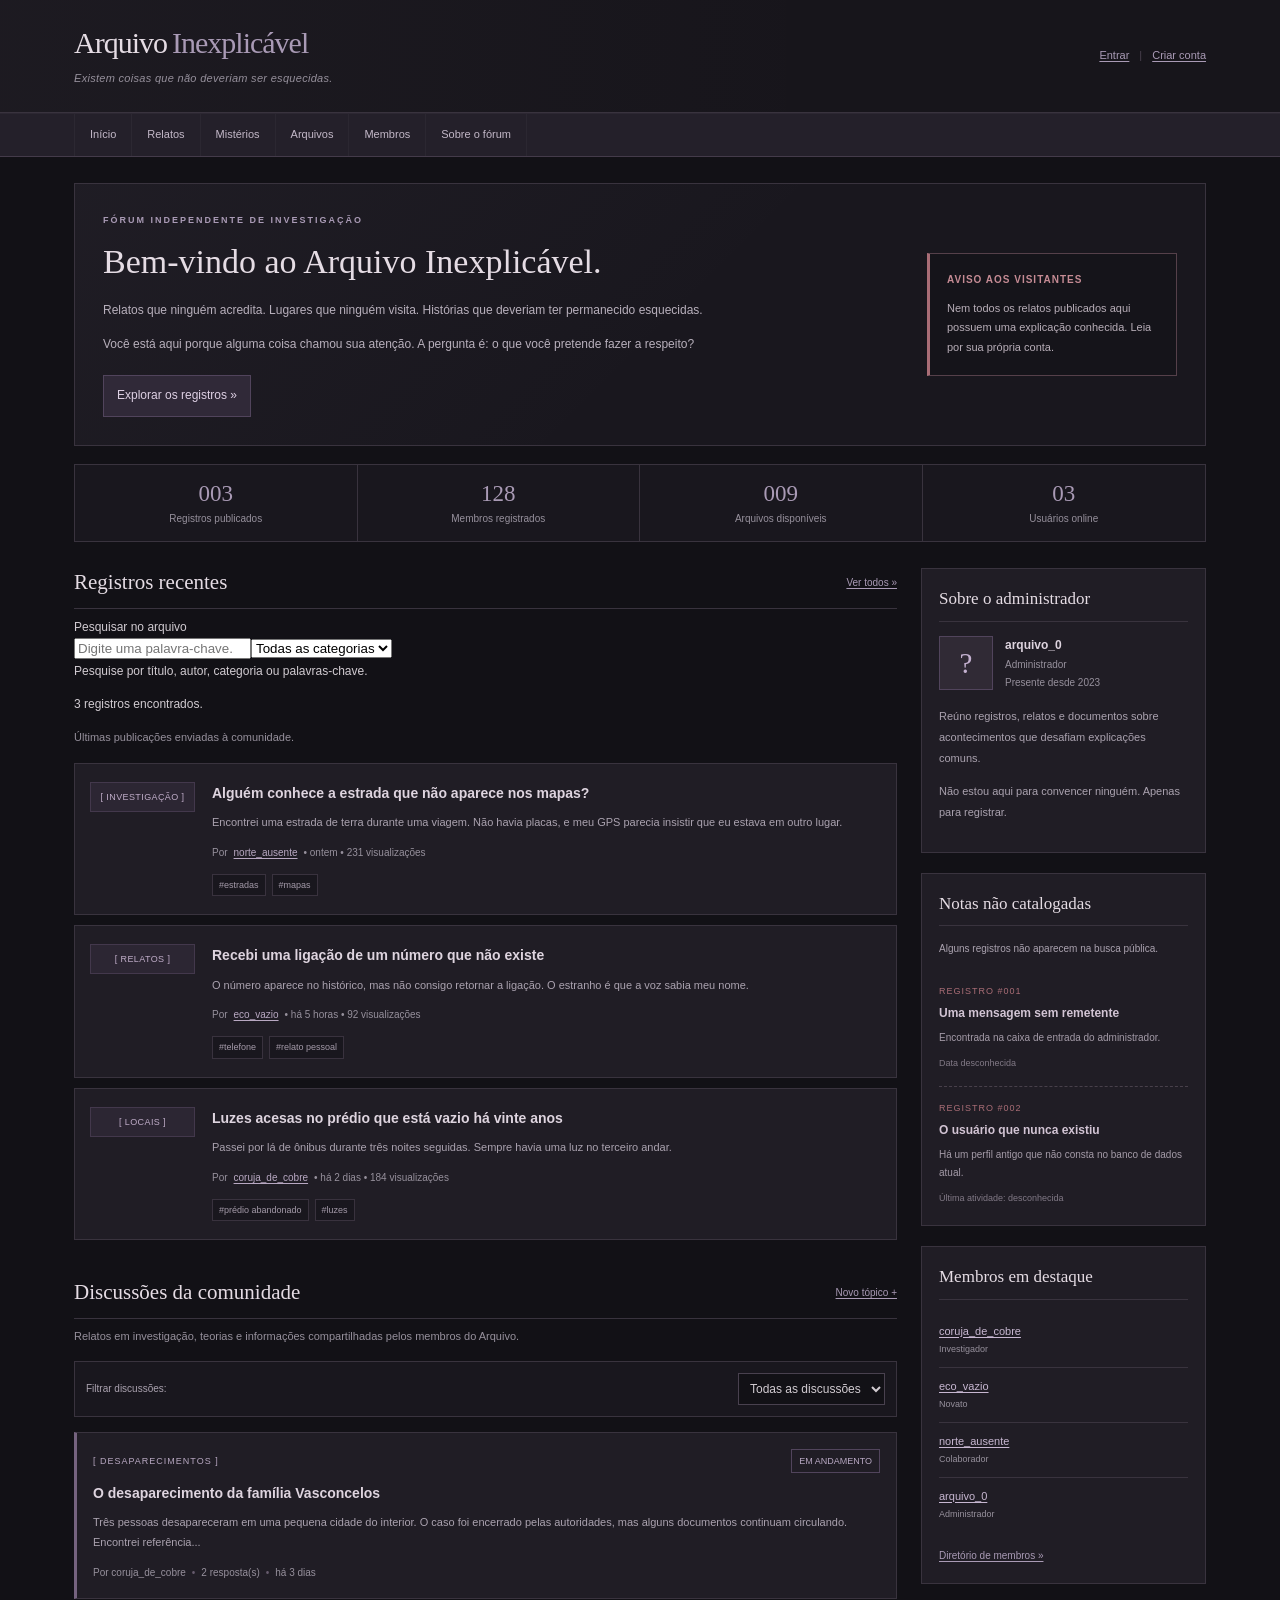
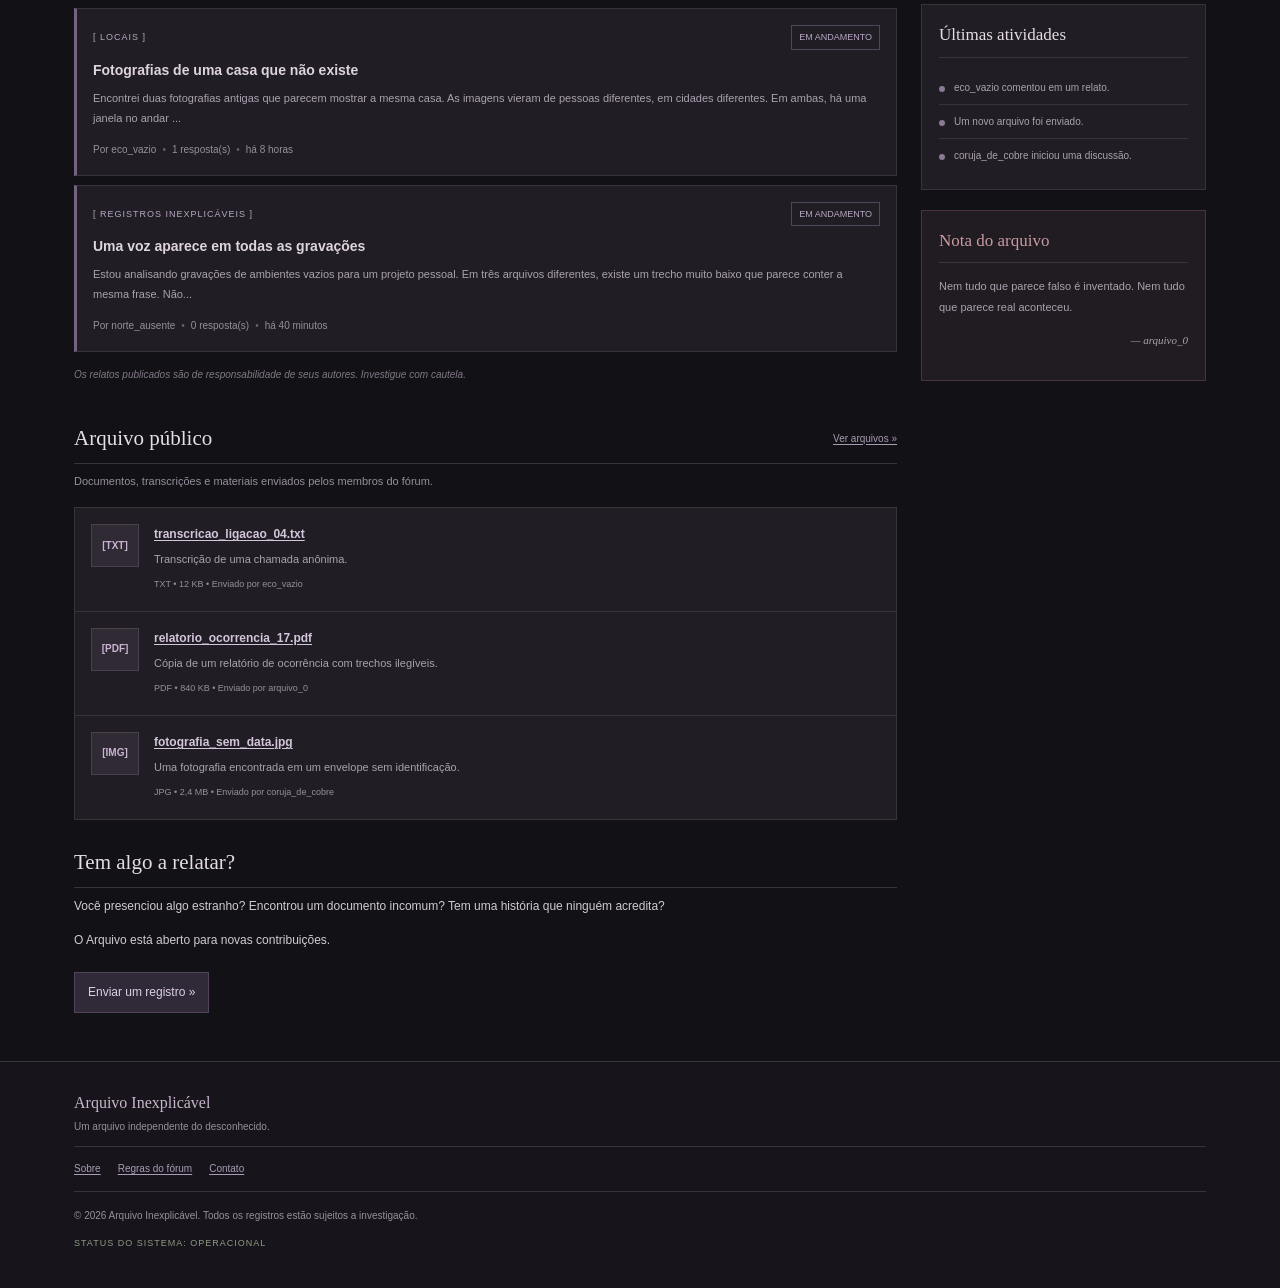
<file: Arquivo_Inexplicavel_v3/index.html>
<!DOCTYPE html>
<html lang="pt-BR">
<head>
    <meta charset="UTF-8">
    <meta name="viewport" content="width=device-width, initial-scale=1.0">
    <title>Arquivo Inexplicável — Fórum do Desconhecido</title>
    <meta name="description" content="Um arquivo independente de relatos estranhos, lendas urbanas, mistérios e acontecimentos inexplicáveis.">
    <meta name="theme-color" content="#17151d">

    <!-- Folha de estilos -->
    <link rel="stylesheet" href="style.css">
</head>
<body>

    <!-- Cabeçalho do site -->
    <header class="site-header">
        <div class="header-content">

            <div class="site-brand">
                <a href="index.html" class="site-logo">
                    Arquivo<span>Inexplicável</span>
                </a>

                <p class="site-tagline">
                    Existem coisas que não deveriam ser esquecidas.
                </p>
            </div>

            <div class="header-account">
                <a href="#login">Entrar</a>
                <span>|</span>
                <a href="#registro">Criar conta</a>
            </div>

        </div>
    </header>


    <!-- Navegação principal -->
    <nav class="main-navigation" aria-label="Navegação principal">
        <div class="navigation-content">

            <a href="#inicio">Início</a>
            <a href="#relatos">Relatos</a>
            <a href="#misterios">Mistérios</a>
            <a href="#arquivos">Arquivos</a>
            <a href="#membros">Membros</a>
            <a href="#sobre">Sobre o fórum</a>

        </div>
    </nav>


    <!-- Conteúdo principal -->
    <main class="page-container" id="inicio">

        <!-- Apresentação -->
        <section class="welcome-panel">
            <div class="welcome-content">

                <p class="section-label">
                    FÓRUM INDEPENDENTE DE INVESTIGAÇÃO
                </p>

                <h1>Bem-vindo ao Arquivo Inexplicável.</h1>

                <p>
                    Relatos que ninguém acredita. Lugares que ninguém visita.
                    Histórias que deveriam ter permanecido esquecidas.
                </p>

                <p>
                    Você está aqui porque alguma coisa chamou sua atenção.
                    A pergunta é: o que você pretende fazer a respeito?
                </p>

                <a href="#relatos" class="primary-link">
                    Explorar os registros &raquo;
                </a>

            </div>

            <div class="welcome-notice">
                <strong>AVISO AOS VISITANTES</strong>

                <p>
                    Nem todos os relatos publicados aqui possuem uma
                    explicação conhecida. Leia por sua própria conta.
                </p>
            </div>
        </section>


        <!-- Indicadores do fórum -->
        <section class="forum-statistics" aria-label="Estatísticas do fórum">

            <div class="stat-item">
                <span class="stat-number">047</span>
                <span class="stat-label">Registros publicados</span>
            </div>

            <div class="stat-item">
                <span class="stat-number">128</span>
                <span class="stat-label">Membros registrados</span>
            </div>

            <div class="stat-item">
                <span class="stat-number">009</span>
                <span class="stat-label">Arquivos disponíveis</span>
            </div>

            <div class="stat-item">
                <span class="stat-number">03</span>
                <span class="stat-label">Usuários online</span>
            </div>

        </section>


        <!-- Layout de duas colunas -->
        <div class="content-layout">

            <!-- Coluna principal -->
            <div class="main-column">

                <!-- Relatos recentes -->
                <section class="forum-section" id="relatos">

                    <div class="section-heading">
                        <h2>Registros recentes</h2>
                        <a href="#todos-relatos">Ver todos &raquo;</a>
                    </div>

                    <p class="section-description">
                        Últimas publicações enviadas à comunidade.
                    </p>


                    <article class="post-card">

                        <div class="post-category">[ LOCAIS ]</div>

                        <div class="post-content">

                            <h3>
                                <a href="#post-luzes">
                                    Luzes acesas no prédio que está vazio
                                    há vinte anos
                                </a>
                            </h3>

                            <p class="post-excerpt">
                                Passei por lá de ônibus durante três noites
                                seguidas. Sempre havia uma luz no terceiro
                                andar. Ontem, resolvi conferir...
                            </p>

                            <div class="post-meta">
                                Por <a href="#perfil-coruja">coruja_de_cobre</a>
                                <span>•</span>
                                há 2 dias
                                <span>•</span>
                                184 visualizações
                            </div>

                            <div class="post-tags">
                                <span>#prédio-abandonado</span>
                                <span>#luzes</span>
                            </div>

                        </div>

                    </article>


                    <article class="post-card">

                        <div class="post-category">[ RELATOS ]</div>

                        <div class="post-content">

                            <h3>
                                <a href="#post-telefone">
                                    Recebi uma ligação de um número
                                    que não existe
                                </a>
                            </h3>

                            <p class="post-excerpt">
                                O número aparece no histórico, mas não
                                consigo retornar a ligação. O estranho
                                é que a voz sabia meu nome...
                            </p>

                            <div class="post-meta">
                                Por <a href="#perfil-eco">eco_vazio</a>
                                <span>•</span>
                                há 5 horas
                                <span>•</span>
                                092 visualizações
                            </div>

                            <div class="post-tags">
                                <span>#telefone</span>
                                <span>#relato-pessoal</span>
                            </div>

                        </div>

                    </article>


                    <article class="post-card">

                        <div class="post-category">[ INVESTIGAÇÃO ]</div>

                        <div class="post-content">

                            <h3>
                                <a href="#post-estrada">
                                    Alguém conhece a estrada que não
                                    aparece nos mapas?
                                </a>
                            </h3>

                            <p class="post-excerpt">
                                Encontrei uma estrada de terra durante
                                uma viagem. Não havia placas, e meu GPS
                                parecia insistir que eu estava em outro lugar.
                            </p>

                            <div class="post-meta">
                                Por <a href="#perfil-norte">norte_ausente</a>
                                <span>•</span>
                                ontem
                                <span>•</span>
                                231 visualizações
                            </div>

                            <div class="post-tags">
                                <span>#estradas</span>
                                <span>#mapas</span>
                            </div>

                        </div>

                    </article>

                </section>


                
                <!-- Área de discussões -->
                <section class="forum-section" id="misterios">

                    <div class="section-heading">
                        <h2>Discussões da comunidade</h2>
                        <a href="#nova-discussao" id="open-discussion-form">
                            Novo tópico +
                        </a>
                    </div>

                    <p class="section-description">
                        Relatos em investigação, teorias e informações compartilhadas
                        pelos membros do Arquivo.
                    </p>

                    <div class="discussion-toolbar">
                        <label for="discussion-filter">Filtrar discussões:</label>

                        <select id="discussion-filter">
                            <option value="todas">Todas as discussões</option>
                            <option value="aberta">Em andamento</option>
                            <option value="resolvida">Encerradas</option>
                        </select>
                    </div>

                    <div id="discussion-list" class="discussion-list">
                        <!-- Os tópicos serão inseridos pelo JavaScript. -->
                    </div>

                    <p class="discussion-disclaimer">
                        Os relatos publicados são de responsabilidade de seus autores.
                        Investigue com cautela.
                    </p>

                </section>



                <!-- Arquivos compartilhados -->
                <section class="forum-section" id="arquivos">

                    <div class="section-heading">
                        <h2>Arquivo público</h2>
                        <a href="#todos-arquivos">Ver arquivos &raquo;</a>
                    </div>

                    <p class="section-description">
                        Documentos, transcrições e materiais enviados
                        pelos membros do fórum.
                    </p>

                    <div class="file-list">

                        <article class="file-item">
                            <div class="file-icon" aria-hidden="true">[TXT]</div>

                            <div class="file-info">
                                <h3>
                                    <a href="#arquivo-01">
                                        transcricao_ligacao_04.txt
                                    </a>
                                </h3>

                                <p>
                                    Transcrição de uma chamada anônima.
                                </p>

                                <span>TXT • 12 KB • Enviado por eco_vazio</span>
                            </div>
                        </article>

                        <article class="file-item">
                            <div class="file-icon" aria-hidden="true">[PDF]</div>

                            <div class="file-info">
                                <h3>
                                    <a href="#arquivo-02">
                                        relatorio_ocorrencia_17.pdf
                                    </a>
                                </h3>

                                <p>
                                    Cópia de um relatório de ocorrência
                                    com trechos ilegíveis.
                                </p>

                                <span>PDF • 840 KB • Enviado por arquivo_0</span>
                            </div>
                        </article>

                        <article class="file-item">
                            <div class="file-icon" aria-hidden="true">[IMG]</div>

                            <div class="file-info">
                                <h3>
                                    <a href="#arquivo-03">
                                        fotografia_sem_data.jpg
                                    </a>
                                </h3>

                                <p>
                                    Uma fotografia encontrada em um
                                    envelope sem identificação.
                                </p>

                                <span>JPG • 2,4 MB • Enviado por coruja_de_cobre</span>
                            </div>
                        </article>

                    </div>

                </section>


                <!-- Área de publicação -->
                <section class="forum-section" id="publicar">

                    <div class="section-heading">
                        <h2>Tem algo a relatar?</h2>
                    </div>

                    <p>
                        Você presenciou algo estranho? Encontrou um
                        documento incomum? Tem uma história que ninguém
                        acredita?
                    </p>

                    <p>
                        O Arquivo está aberto para novas contribuições.
                    </p>

                    <a href="#nova-publicacao" class="primary-link">
                        Enviar um registro &raquo;
                    </a>

                </section>

            </div>


            <!-- Barra lateral -->
            <aside class="sidebar">

                <!-- Administrador -->
                <section class="sidebar-panel" id="sobre">

                    <h2>Sobre o administrador</h2>

                    <div class="admin-profile">

                        <div class="profile-avatar" aria-hidden="true">
                            ?
                        </div>

                        <div class="profile-details">
                            <strong>arquivo_0</strong>
                            <span>Administrador</span>
                            <span>Presente desde 2023</span>
                        </div>

                    </div>

                    <p>
                        Reúno registros, relatos e documentos sobre
                        acontecimentos que desafiam explicações comuns.
                    </p>

                    <p>
                        Não estou aqui para convencer ninguém.
                        Apenas para registrar.
                    </p>

                </section>


                <!-- Segredos -->
                <section class="sidebar-panel" id="segredos">

                    <h2>Notas não catalogadas</h2>

                    <p class="sidebar-intro">
                        Alguns registros não aparecem na busca pública.
                    </p>

                    <article class="secret-entry">

                        <span class="secret-number">REGISTRO #001</span>

                        <h3>
                            <a href="#segredo-001">
                                Uma mensagem sem remetente
                            </a>
                        </h3>

                        <p>
                            Encontrada na caixa de entrada do administrador.
                        </p>

                        <span class="secret-date">Data desconhecida</span>

                    </article>

                    <article class="secret-entry">

                        <span class="secret-number">REGISTRO #002</span>

                        <h3>
                            <a href="#segredo-002">
                                O usuário que nunca existiu
                            </a>
                        </h3>

                        <p>
                            Há um perfil antigo que não consta no banco
                            de dados atual.
                        </p>

                        <span class="secret-date">Última atividade: desconhecida</span>

                    </article>

                </section>


                <!-- Membros -->
                <section class="sidebar-panel" id="membros">

                    <h2>Membros em destaque</h2>

                    <ul class="member-list">

                        <li>
                            <a href="#perfil-coruja">coruja_de_cobre</a>
                            <span>Investigador</span>
                        </li>

                        <li>
                            <a href="#perfil-eco">eco_vazio</a>
                            <span>Novato</span>
                        </li>

                        <li>
                            <a href="#perfil-norte">norte_ausente</a>
                            <span>Colaborador</span>
                        </li>

                        <li>
                            <a href="#perfil-arquivo">arquivo_0</a>
                            <span>Administrador</span>
                        </li>

                    </ul>

                    <a href="#todos-membros" class="sidebar-link">
                        Diretório de membros &raquo;
                    </a>

                </section>


                <!-- Atividade recente -->
                <section class="sidebar-panel">

                    <h2>Últimas atividades</h2>

                    <ul class="activity-list">

                        <li>
                            <span class="activity-dot"></span>
                            eco_vazio comentou em um relato.
                        </li>

                        <li>
                            <span class="activity-dot"></span>
                            Um novo arquivo foi enviado.
                        </li>

                        <li>
                            <span class="activity-dot"></span>
                            coruja_de_cobre iniciou uma discussão.
                        </li>

                    </ul>

                </section>


                <!-- Aviso final -->
                <section class="sidebar-panel sidebar-warning">

                    <h2>Nota do arquivo</h2>

                    <p>
                        Nem tudo que parece falso é inventado.
                        Nem tudo que parece real aconteceu.
                    </p>

                    <p class="warning-signature">
                        — arquivo_0
                    </p>

                </section>

            </aside>

        </div>

    </main>


    <!-- Rodapé -->
    <footer class="site-footer">

        <div class="footer-content">

            <div>
                <strong>Arquivo Inexplicável</strong>

                <p>
                    Um arquivo independente do desconhecido.
                </p>
            </div>

            <div class="footer-links">
                <a href="#sobre">Sobre</a>
                <a href="#regras">Regras do fórum</a>
                <a href="#contato">Contato</a>
            </div>

            <p class="copyright">
                © 2026 Arquivo Inexplicável.
                Todos os registros estão sujeitos a investigação.
            </p>

            <p class="footer-status">
                STATUS DO SISTEMA: OPERACIONAL
            </p>

        </div>

    </footer>


    <!-- JavaScript -->
    <script src="script.js"></script>
    <script src="discussions.js"></script>

</body>
</html>
</file>
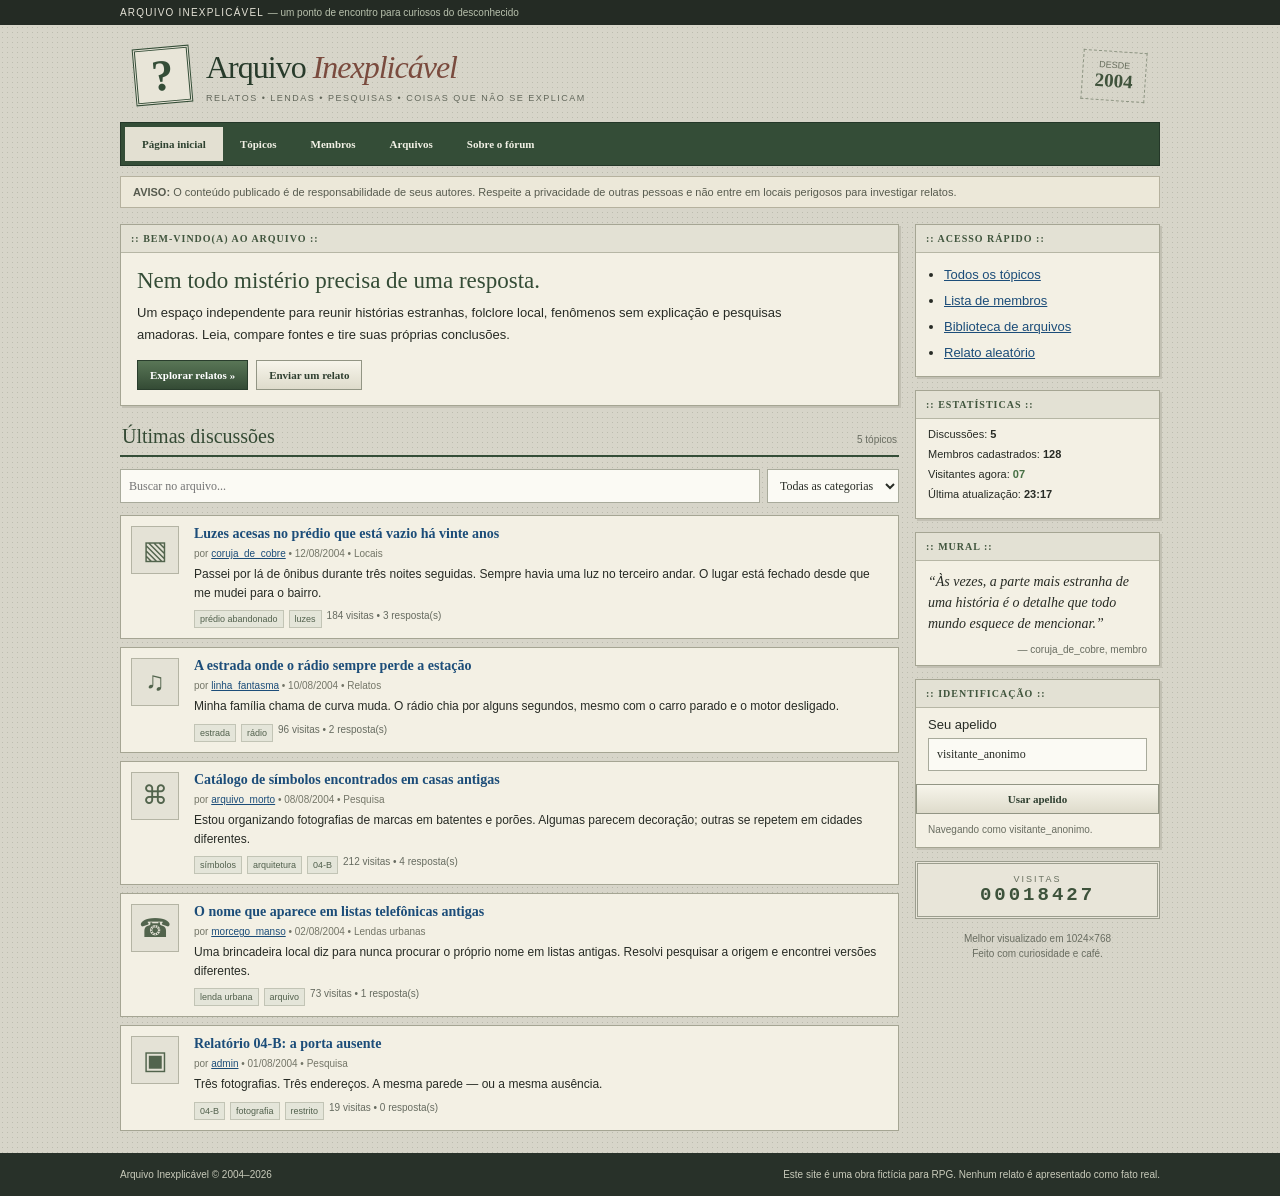
<file: Arquivo_Inexplicavel_v1/arquivo_inexplicavel/index.html>
<!DOCTYPE html>
<html lang="pt-BR">
<head>
  <meta charset="UTF-8">
  <meta name="viewport" content="width=device-width, initial-scale=1.0">
  <meta name="description" content="Arquivo Inexplicável — relatos, lendas urbanas e pesquisas sobre o desconhecido.">
  <title>Arquivo Inexplicável :: Fórum</title>
  <link rel="stylesheet" href="style.css">
</head>
<body>
  <div class="topline">ARQUIVO INEXPLICÁVEL <span>— um ponto de encontro para curiosos do desconhecido</span></div>
  <header class="masthead">
    <div class="logo-mark">?</div>
    <div>
      <h1>Arquivo <em>Inexplicável</em></h1>
      <p class="tagline">RELATOS • LENDAS • PESQUISAS • COISAS QUE NÃO SE EXPLICAM</p>
    </div>
    <div class="header-stamp">DESDE<br><b>2004</b></div>
  </header>

  <nav class="nav">
    <button class="nav-link active" data-view="home">Página inicial</button>
    <button class="nav-link" data-view="topics">Tópicos</button>
    <button class="nav-link" data-view="members">Membros</button>
    <button class="nav-link" data-view="archive">Arquivos</button>
    <button class="nav-link" data-view="about">Sobre o fórum</button>
  </nav>

  <div class="notice"><strong>AVISO:</strong> O conteúdo publicado é de responsabilidade de seus autores. Respeite a privacidade de outras pessoas e não entre em locais perigosos para investigar relatos.</div>

  <main class="layout">
    <section class="main-column">
      <div class="welcome panel">
        <div class="panel-title">:: BEM-VINDO(A) AO ARQUIVO ::</div>
        <h2>Nem todo mistério precisa de uma resposta.</h2>
        <p>Um espaço independente para reunir histórias estranhas, folclore local, fenômenos sem explicação e pesquisas amadoras. Leia, compare fontes e tire suas próprias conclusões.</p>
        <div class="welcome-actions">
          <button class="button primary" id="browseBtn">Explorar relatos »</button>
          <button class="button" id="newTopicBtn">Enviar um relato</button>
        </div>
      </div>

      <div id="view-home" class="view">
        <div class="section-heading"><h2>Últimas discussões</h2><span id="postCount">0 tópicos</span></div>
        <div class="toolbar">
          <input id="searchInput" type="search" placeholder="Buscar no arquivo..." aria-label="Buscar tópicos">
          <select id="categoryFilter" aria-label="Filtrar por categoria">
            <option value="Todas">Todas as categorias</option>
            <option>Relatos</option><option>Lendas urbanas</option><option>Pesquisa</option><option>Locais</option>
          </select>
        </div>
        <div id="postList" class="post-list"></div>
      </div>

      <div id="view-topics" class="view hidden">
        <div class="section-heading"><h2>Índice de tópicos</h2><span>Todos os assuntos</span></div>
        <p class="muted">Escolha um tópico para abrir a discussão e ler as respostas.</p>
        <div id="topicIndex" class="post-list"></div>
      </div>

      <div id="view-members" class="view hidden">
        <div class="section-heading"><h2>Membros do fórum</h2><span>Comunidade</span></div>
        <div id="memberList" class="member-grid"></div>
      </div>

      <div id="view-archive" class="view hidden">
        <div class="section-heading"><h2>Arquivo de documentos</h2><span>Materiais públicos</span></div>
        <p>Pequenos documentos de referência preparados para consulta. Os arquivos abaixo são fictícios e fazem parte deste protótipo narrativo.</p>
        <div id="fileList" class="file-list"></div>
        <div class="panel secret-box">
          <div class="panel-title">:: NOTA DO ADMINISTRADOR ::</div>
          <p>Algumas pastas antigas não aparecem no índice principal. Se você encontrou esta nota, talvez tenha chegado aqui por curiosidade.</p>
          <button class="button" id="secretBtn">Ver nota técnica</button>
          <div id="secretContent" class="secret-content hidden">
            <p><strong>Registro interno 04-B:</strong> Não confundir repetição com coincidência. Três relatos independentes mencionam o mesmo detalhe: <code>uma porta que não aparece nas fotografias.</code></p>
            <p class="muted">Dica de navegação: experimente digitar <code>04-B</code> na busca do fórum.</p>
          </div>
        </div>
      </div>

      <div id="view-about" class="view hidden">
        <div class="section-heading"><h2>Sobre o Arquivo</h2><span>Leia antes de postar</span></div>
        <div class="panel article">
          <p>O Arquivo Inexplicável nasceu como uma página pessoal de recortes, relatos e curiosidades sobre o folclore e o inexplicado. Com o tempo, leitores começaram a enviar suas próprias histórias e o projeto virou uma pequena comunidade.</p>
          <h3>Regras básicas</h3>
          <ol>
            <li>Não publique dados pessoais de terceiros.</li>
            <li>Identifique rumores como rumores e indique fontes quando possível.</li>
            <li>Não incentive invasões, perseguições ou desafios perigosos.</li>
            <li>Trate outros membros com respeito.</li>
          </ol>
          <p class="muted">Versão demonstrativa 0.1 — fórum fictício para uso narrativo/RPG.</p>
        </div>
      </div>
    </section>

    <aside class="sidebar">
      <div class="panel">
        <div class="panel-title">:: ACESSO RÁPIDO ::</div>
        <ul class="side-links">
          <li><a href="#" data-view="topics">Todos os tópicos</a></li>
          <li><a href="#" data-view="members">Lista de membros</a></li>
          <li><a href="#" data-view="archive">Biblioteca de arquivos</a></li>
          <li><a href="#" id="randomPostLink">Relato aleatório</a></li>
        </ul>
      </div>
      <div class="panel status-panel">
        <div class="panel-title">:: ESTATÍSTICAS ::</div>
        <p>Discussões: <b id="sidePostCount">—</b></p>
        <p>Membros cadastrados: <b>128</b></p>
        <p>Visitantes agora: <b class="green">07</b></p>
        <p>Última atualização: <b>23:17</b></p>
      </div>
      <div class="panel quote-panel">
        <div class="panel-title">:: MURAL ::</div>
        <p>“Às vezes, a parte mais estranha de uma história é o detalhe que todo mundo esquece de mencionar.”</p>
        <small>— coruja_de_cobre, membro</small>
      </div>
      <div class="panel login-panel">
        <div class="panel-title">:: IDENTIFICAÇÃO ::</div>
        <label for="nickname">Seu apelido</label>
        <input id="nickname" maxlength="24" placeholder="visitante_anonimo">
        <button id="saveNick" class="button full">Usar apelido</button>
        <p id="nickStatus" class="tiny muted">Você está navegando como visitante.</p>
      </div>
      <div class="counter">VISITAS<br><strong>00018427</strong></div>
      <p class="tiny center muted">Melhor visualizado em 1024×768<br>Feito com curiosidade e café.</p>
    </aside>
  </main>

  <footer>
    <div>Arquivo Inexplicável © 2004–2026</div>
    <div>Este site é uma obra fictícia para RPG. Nenhum relato é apresentado como fato real.</div>
  </footer>

  <dialog id="postDialog">
    <form method="dialog" class="dialog-head"><strong id="dialogTitle">Novo relato</strong><button class="close" aria-label="Fechar">×</button></form>
    <div id="dialogBody"></div>
  </dialog>
  <script src="script.js"></script>
</body>
</html>
</file>
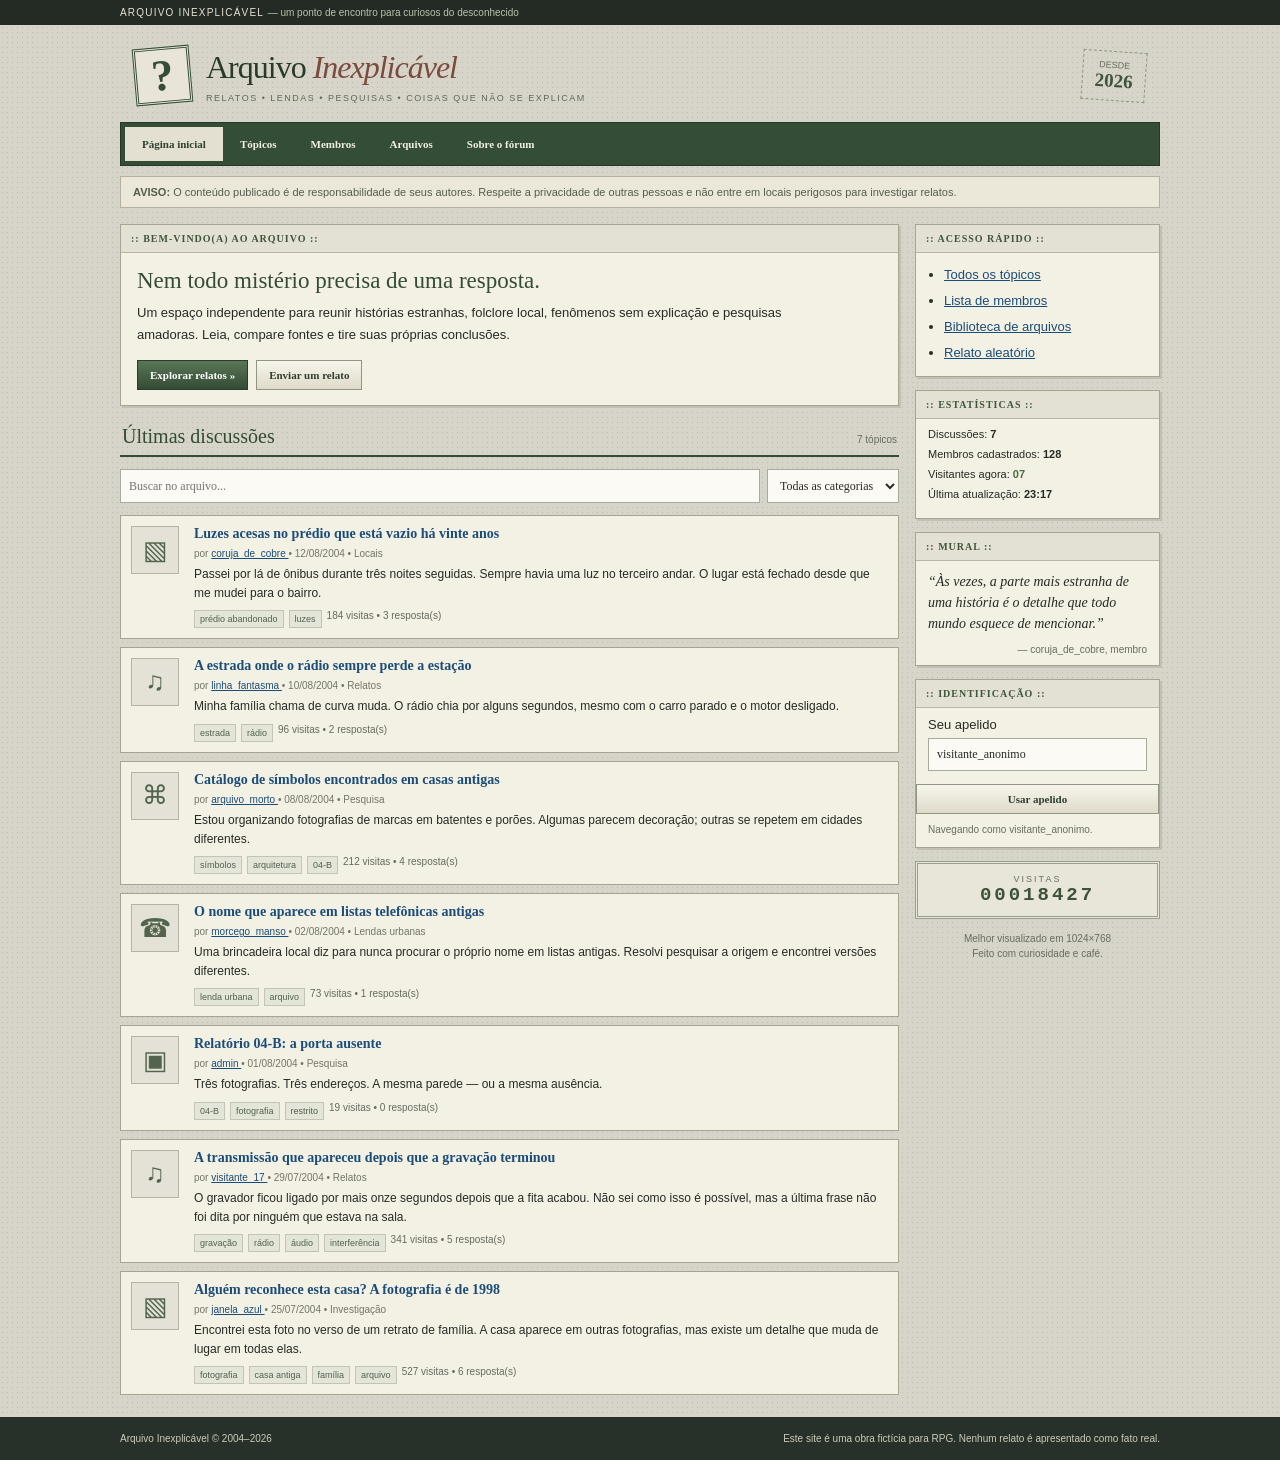
<file: Arquivo_Inexplicavel_v2/arquivo_inexplicavel/index.html>
<!DOCTYPE html>
<html lang="pt-BR">
<head>
    <link rel="stylesheet" href="style.css"> <!-- Folha de estilos -->
    <!-- Configurações básicas -->
    <meta charset="UTF-8">
    <meta name="viewport" content="width=device-width, initial-scale=1.0">
    <meta
        name="description"
        content="Arquivo Inexplicável — relatos, lendas urbanas e pesquisas sobre o desconhecido.">
    <title>Arquivo Inexplicável :: Fórum</title>
</head>
<body>

    <!-- 1. BARRA SUPERIOR -->
    <div class="topline">
        ARQUIVO INEXPLICÁVEL
        <span>— um ponto de encontro para curiosos do desconhecido</span>
    </div>

    <!-- 2. CABEÇALHO E IDENTIDADE VISUAL -->
    <header class="masthead">

        <div class="logo-mark">?</div>

        <div>
            <h1>
                Arquivo <em>Inexplicável</em>
            </h1>

            <p class="tagline">
                RELATOS • LENDAS • PESQUISAS • COISAS QUE NÃO SE EXPLICAM
            </p>
        </div>

        <div class="header-stamp">
            DESDE<br>
            <b>2026</b>
        </div>
    </header>


        <!-- 3. NAVEGAÇÃO PRINCIPAL -->
    <nav class="nav" aria-label="Navegação principal">

        <button
            class="nav-link active"
            data-view="home"
            type="button">
            Página inicial
        </button>

        <button
            class="nav-link"
            data-view="topics"
            type="button">
            Tópicos
        </button>

        <button
            class="nav-link"
            data-view="members"
            type="button">
            Membros
        </button>

        <button
            class="nav-link"
            data-view="archive"
            type="button">
            Arquivos
        </button>

        <button
            class="nav-link"
            data-view="about"
            type="button">
            Sobre o fórum
        </button>
    </nav>

    <!--4. AVISO DO FÓRUM -->
    <div class="notice">
        <strong>AVISO:</strong>
        O conteúdo publicado é de responsabilidade de seus autores.
        Respeite a privacidade de outras pessoas e não entre em locais
        perigosos para investigar relatos.
    </div>


        <!-- 5. CONTEÚDO PRINCIPAL -->
    <main class="layout">

        <!-- 5.1. COLUNA PRINCIPAL -->
        <section class="main-column">

            <!-- Boas-vindas -->
            <div class="welcome panel">
                <div class="panel-title">
                    :: BEM-VINDO(A) AO ARQUIVO ::
                </div>
                <h2>
                    Nem todo mistério precisa de uma resposta.
                </h2>

                <p>
                    Um espaço independente para reunir histórias estranhas,
                    folclore local, fenômenos sem explicação e pesquisas
                    amadoras. Leia, compare fontes e tire suas próprias
                    conclusões.
                </p>

                <div class="welcome-actions">

                    <button
                        class="button primary"
                        id="browseBtn"
                        type="button">
                        Explorar relatos »
                    </button>

                    <button
                        class="button"
                        id="newTopicBtn"
                        type="button">
                        Enviar um relato
                    </button>
                </div>
            </div>

            <!-- 5.2. PÁGINA INICIAL -->
            <div id="view-home" class="view">

                <div class="section-heading">
                    <h2>Últimas discussões</h2>

                    <span id="postCount">
                        0 tópicos
                    </span>
                </div>

                <!-- Pesquisa e filtro -->
                <div class="toolbar">

                    <input
                        id="searchInput"
                        type="search"
                        placeholder="Buscar no arquivo..."
                        aria-label="Buscar tópicos"
                    >

                    <select
                        id="categoryFilter"
                        aria-label="Filtrar por categoria">
                        <option value="Todas">
                            Todas as categorias
                        </option>
                        <option>Relatos</option>
                        <option>Lendas urbanas</option>
                        <option>Pesquisa</option>
                        <option>Locais</option>
                    </select>
                </div>

                <!-- Tópicos gerados pelo JavaScript -->
                <div
                    id="postList"
                    class="post-list"
                ></div>
            </div>


                <!-- 5.3. ÍNDICE DE TÓPICOS -->
            <div id="view-topics" class="view hidden">

                <div class="section-heading">
                    <h2>Índice de tópicos</h2>
                    <span>Todos os assuntos</span>
                </div>
                <p class="muted">
                    Escolha um tópico para abrir a discussão
                    e ler as respostas.
                </p>

                <!-- Lista completa de tópicos -->
                <div
                    id="topicIndex"
                    class="post-list"
                ></div>
            </div>


            <!-- 5.4. MEMBROS DO FÓRUM -->
            <div id="view-members" class="view hidden">
                <div class="section-heading">
                    <h2>Membros do fórum</h2>
                    <span>Comunidade</span>
                </div>

                <!-- Perfis gerados pelo JavaScript -->
                <div
                    id="memberList"
                    class="member-grid"
                ></div>
            </div>


            <!-- 5.5. ARQUIVO DE DOCUMENTOS -->
            <div id="view-archive" class="view hidden">

                <div class="section-heading">
                    <h2>Arquivo de documentos</h2>
                    <span>Materiais públicos</span>
                </div>

                <p>
                    Pequenos documentos de referência preparados
                    para consulta. Os arquivos abaixo são fictícios
                    e fazem parte deste protótipo narrativo.
                </p>

                <!-- Documentos gerados pelo JavaScript -->

                <div
                    id="fileList"
                    class="file-list"
                ></div>


                <!-- Nota secreta do administrador -->
                <div class="panel secret-box">

                    <div class="panel-title">
                        :: NOTA DO ADMINISTRADOR ::
                    </div>

                    <p>
                        Algumas pastas antigas não aparecem no índice
                        principal. Se você encontrou esta nota, talvez
                        tenha chegado aqui por curiosidade.
                    </p>

                    <button
                        class="button"
                        id="secretBtn"
                        type="button"
                    >
                        Ver nota técnica
                    </button>

                    <!-- Conteúdo oculto -->
                    <div
                        id="secretContent"
                        class="secret-content hidden"
                    >

                        <p>
                            <strong>Registro interno 04-B:</strong>
                            Não confundir repetição com coincidência.
                            Três relatos independentes mencionam o mesmo
                            detalhe:

                            <code>
                                uma porta que não aparece nas fotografias.
                            </code>
                        </p>

                        <p class="muted">
                            Dica de navegação: experimente digitar
                            <code>04-B</code> na busca do fórum.
                        </p>
                    </div>
                </div>
            </div>


                <!-- 5.6. SOBRE O FÓRUM -->
            <div id="view-about" class="view hidden">

                <div class="section-heading">
                    <h2>Sobre o Arquivo</h2>
                    <span>Leia antes de postar</span>
                </div>

                <div class="panel article">
                    <p>
                        O Arquivo Inexplicável nasceu como uma página
                        pessoal de recortes, relatos e curiosidades
                        sobre o folclore e o inexplicado. Com o tempo,
                        leitores começaram a enviar suas próprias
                        histórias e o projeto virou uma pequena comunidade.
                    </p>
                    <h3>Regras básicas</h3>
                    <ol>
                        <li>
                            Não publique dados pessoais de terceiros.
                        </li>

                        <li>
                            Identifique rumores como rumores e indique
                            fontes quando possível.
                        </li>

                        <li>
                            Não incentive invasões, perseguições
                            ou desafios perigosos.
                        </li>

                        <li>
                            Trate outros membros com respeito.
                        </li>
                    </ol>

                    <p class="muted">
                        Versão demonstrativa 0.1 — fórum fictício
                        para uso narrativo/RPG.
                    </p>
                </div>
            </div>
        </section>


            <!-- 6. BARRA LATERAL -->
        <aside class="sidebar">

                <!-- 6.1. ACESSO RÁPIDO -->

            <div class="panel">
                <div class="panel-title">
                    :: ACESSO RÁPIDO ::
                </div>
                <ul class="side-links">
                    <li>
                        <a href="#" data-view="topics">
                            Todos os tópicos
                        </a>
                    </li>

                    <li>
                        <a href="#" data-view="members">
                            Lista de membros
                        </a>
                    </li>

                    <li>
                        <a href="#" data-view="archive">
                            Biblioteca de arquivos
                        </a>
                    </li>

                    <li>
                        <a href="#" id="randomPostLink">
                            Relato aleatório
                        </a>
                    </li>

                </ul>

            </div>


            <!-- 6.2. ESTATÍSTICAS -->
            <div class="panel status-panel">
                <div class="panel-title">
                    :: ESTATÍSTICAS ::
                </div>

                <p>
                    Discussões:
                    <b id="sidePostCount">—</b>
                </p>

                <p>
                    Membros cadastrados:
                    <b>128</b>
                </p>

                <p>
                    Visitantes agora:
                    <b class="green">07</b>
                </p>

                <p>
                    Última atualização:
                    <b>23:17</b>
                </p>

            </div>


                <!-- 6.3. MURAL DE MENSAGENS -->

            <div class="panel quote-panel">

                <div class="panel-title">
                    :: MURAL ::
                </div>

                <p>
                    “Às vezes, a parte mais estranha de uma história
                    é o detalhe que todo mundo esquece de mencionar.”
                </p>

                <small>
                    — coruja_de_cobre, membro
                </small>

            </div>


                <!-- 6.4. IDENTIFICAÇÃO DO VISITANTE -->

            <div class="panel login-panel">

                <div class="panel-title">
                    :: IDENTIFICAÇÃO ::
                </div>

                <label for="nickname">
                    Seu apelido
                </label>

                <input
                    id="nickname"
                    maxlength="24"
                    placeholder="visitante_anonimo"
                >

                <button
                    id="saveNick"
                    class="button full"
                    type="button"
                >
                    Usar apelido
                </button>

                <p
                    id="nickStatus"
                    class="tiny muted"
                    aria-live="polite"
                >
                    Você está navegando como visitante.
                </p>

            </div>


            <!-- 6.5. CONTADOR DE VISITAS -->

            <div class="counter">

                VISITAS<br>

                <strong>00018427</strong>

            </div>

            <p class="tiny center muted">
                Melhor visualizado em 1024×768<br>
                Feito com curiosidade e café.
            </p>

        </aside>

    </main>


        <!-- 7. RODAPÉ -->

    <footer>

        <div>
            Arquivo Inexplicável © 2004–2026
        </div>

        <div>
            Este site é uma obra fictícia para RPG.
            Nenhum relato é apresentado como fato real.
        </div>

    </footer>


        <!-- 8. JANELA DE DIÁLOGO -->
        <!-- Utilizada para tópicos, perfis e formulários -->
    <dialog id="postDialog">

        <!-- Cabeçalho e botão de fechar -->
        <form method="dialog" class="dialog-head">
            <strong id="dialogTitle">
                Novo relato
            </strong>
            <button
                class="close"
                aria-label="Fechar"
                type="submit">
                ×
            </button>
        </form>

        <!-- Conteúdo inserido pelo JavaScript -->
        <div id="dialogBody"></div>
    </dialog>

        <!-- 9. SCRIPT JAVASCRIPT -->
    <script src="script.js"></script>
</body>
</html>
</file>
<file: Arquivo_Inexplicavel_v3/style.css>
/* =========================================
   ARQUIVO INEXPLICÁVEL
   Estética: fórum independente dos anos 2000
   ========================================= */


/* ---------- 1. Variáveis e configurações ---------- */

:root {
    --background: #121116;
    --background-secondary: #19171e;
    --panel: #201d25;
    --panel-light: #29252f;

    --border: #39333e;
    --border-light: #49414f;

    --text: #d1cbd1;
    --text-muted: #96909c;
    --heading: #e5dce4;

    --accent: #a99ab5;
    --accent-hover: #d2c1dc;

    --danger: #a96d76;
    --warning: #c2a67e;

    --font-main: Verdana, Arial, sans-serif;
    --font-heading: Georgia, "Times New Roman", serif;

    --content-width: 1180px;
}


/* ---------- 2. Reset básico ---------- */

* {
    box-sizing: border-box;
}

html {
    scroll-behavior: smooth;
    scroll-padding-top: 20px;
}

body {
    margin: 0;
    padding: 0;

    background-color: var(--background);
    color: var(--text);

    font-family: var(--font-main);
    font-size: 12px;
    line-height: 1.8;
}

a {
    color: var(--accent);
    text-decoration: underline;
    text-underline-offset: 2px;

    transition: color 0.15s ease;
}

a:hover {
    color: var(--accent-hover);
}

a:focus-visible {
    outline: 1px dashed var(--accent-hover);
    outline-offset: 4px;
}

p {
    margin-top: 0;
    margin-bottom: 12px;
}

h1,
h2,
h3 {
    margin-top: 0;
    color: var(--heading);
}

h1,
h2 {
    font-family: var(--font-heading);
    font-weight: normal;
}

h3 {
    font-family: var(--font-main);
    font-weight: bold;
}


/* ---------- 3. Cabeçalho ---------- */

.site-header {
    background-color: #17151b;
    border-bottom: 1px solid var(--border);

    background-image:
        linear-gradient(
            90deg,
            rgba(169, 154, 181, 0.04),
            transparent 65%
        );
}

.header-content {
    max-width: var(--content-width);
    min-height: 112px;

    margin: 0 auto;
    padding: 22px 24px;

    display: flex;
    align-items: center;
    justify-content: space-between;
    gap: 24px;
}

.site-brand {
    min-width: 0;
}

.site-logo {
    display: inline-block;

    color: var(--heading);
    font-family: var(--font-heading);
    font-size: 30px;
    line-height: 1.3;

    letter-spacing: -1px;
    text-decoration: none;
}

.site-logo span {
    color: var(--accent);
    margin-left: 5px;
}

.site-tagline {
    margin: 7px 0 0;

    color: var(--text-muted);
    font-size: 11px;
    font-style: italic;
    letter-spacing: 0.3px;
}

.header-account {
    display: flex;
    align-items: center;
    gap: 10px;

    white-space: nowrap;
    font-size: 11px;
}

.header-account span {
    color: var(--border-light);
}


/* ---------- 4. Navegação ---------- */

.main-navigation {
    background-color: #24202a;
    border-bottom: 1px solid #443b4a;
    border-top: 1px solid #2c2732;
}

.navigation-content {
    max-width: var(--content-width);
    margin: 0 auto;
    padding: 0 24px;

    display: flex;
    flex-wrap: wrap;
    align-items: stretch;
}

.navigation-content a {
    display: block;
    padding: 11px 15px;

    color: #c3b8c8;
    font-size: 11px;
    text-decoration: none;

    border-right: 1px solid rgba(255, 255, 255, 0.035);
}

.navigation-content a:first-child {
    border-left: 1px solid rgba(255, 255, 255, 0.035);
}

.navigation-content a:hover {
    background-color: #332c3a;
    color: #f0e6f2;
}


/* ---------- 5. Área principal ---------- */

.page-container {
    max-width: var(--content-width);
    margin: 0 auto;
    padding: 26px 24px 48px;
}


/* ---------- 6. Painel de boas-vindas ---------- */

.welcome-panel {
    display: grid;
    grid-template-columns: minmax(0, 1fr) 250px;
    gap: 30px;

    padding: 28px;
    margin-bottom: 18px;

    background-color: var(--background-secondary);
    border: 1px solid var(--border);

    background-image:
        linear-gradient(
            135deg,
            rgba(169, 154, 181, 0.045),
            transparent 55%
        );
}

.section-label {
    margin-bottom: 12px;

    color: var(--accent);
    font-size: 9px;
    font-weight: bold;
    letter-spacing: 2px;
}

.welcome-content h1 {
    margin-bottom: 16px;

    font-size: clamp(25px, 3vw, 34px);
    line-height: 1.3;
}

.welcome-content > p:not(.section-label) {
    max-width: 650px;
    color: #b8b0bc;
}

.primary-link {
    display: inline-block;

    margin-top: 8px;
    padding: 9px 13px;

    background-color: #302938;
    border: 1px solid #51445c;

    color: #ded0e4;
    text-decoration: none;
}

.primary-link:hover {
    background-color: #3b3045;
    border-color: #786684;
}

.welcome-notice {
    align-self: center;

    padding: 17px;
    background-color: rgba(0, 0, 0, 0.15);
    border: 1px solid #55404a;
    border-left: 3px solid var(--danger);
}

.welcome-notice strong {
    display: block;
    margin-bottom: 10px;

    color: #c58b94;
    font-size: 10px;
    letter-spacing: 1px;
}

.welcome-notice p {
    margin-bottom: 0;

    color: #b8aeb8;
    font-size: 11px;
}


/* ---------- 7. Estatísticas ---------- */

.forum-statistics {
    display: grid;
    grid-template-columns: repeat(4, minmax(0, 1fr));

    margin-bottom: 26px;

    background-color: var(--background-secondary);
    border: 1px solid var(--border);
}

.stat-item {
    padding: 13px 10px;
    text-align: center;

    border-right: 1px solid var(--border);
}

.stat-item:last-child {
    border-right: none;
}

.stat-number {
    display: block;

    color: var(--accent);
    font-family: var(--font-heading);
    font-size: 23px;
    line-height: 1.4;
}

.stat-label {
    display: block;

    color: var(--text-muted);
    font-size: 10px;
}


/* ---------- 8. Colunas do fórum ---------- */

.content-layout {
    display: grid;
    grid-template-columns: minmax(0, 1fr) 285px;
    align-items: start;
    gap: 24px;
}

.main-column,
.sidebar {
    min-width: 0;
}

.main-column {
    display: flex;
    flex-direction: column;
    gap: 28px;
}

.sidebar {
    display: flex;
    flex-direction: column;
    gap: 20px;
}


/* ---------- 9. Seções ---------- */

.forum-section {
    min-width: 0;
}

.section-heading {
    display: flex;
    align-items: center;
    justify-content: space-between;
    gap: 12px;

    padding-bottom: 10px;
    margin-bottom: 8px;

    border-bottom: 1px solid var(--border);
}

.section-heading h2 {
    margin: 0;

    font-size: 21px;
    line-height: 1.4;
}

.section-heading > a {
    flex-shrink: 0;
    font-size: 10px;
}

.section-description {
    margin-bottom: 15px;

    color: var(--text-muted);
    font-size: 11px;
}


/* ---------- 10. Cartões de publicação ---------- */

.post-card {
    display: grid;
    grid-template-columns: 105px minmax(0, 1fr);
    gap: 17px;

    padding: 18px 15px;
    margin-bottom: 10px;

    background-color: var(--panel);
    border: 1px solid var(--border);
}

.post-card:hover {
    border-color: var(--border-light);
    background-color: #242029;
}

.post-category {
    align-self: start;

    padding: 6px 7px;

    background-color: #2c2633;
    border: 1px solid #43384c;

    color: #c0adc9;
    font-size: 9px;
    text-align: center;
    letter-spacing: 0.4px;
}

.post-content {
    min-width: 0;
}

.post-content h3 {
    margin-bottom: 8px;

    font-size: 14px;
    line-height: 1.6;
}

.post-content h3 a {
    color: #ded4df;
    text-decoration: none;
}

.post-content h3 a:hover {
    color: var(--accent-hover);
    text-decoration: underline;
}

.post-excerpt {
    margin-bottom: 11px;

    color: #aaa2af;
    font-size: 11px;
    line-height: 1.9;
}

.post-meta {
    display: flex;
    flex-wrap: wrap;
    align-items: center;
    gap: 6px;

    color: var(--text-muted);
    font-size: 10px;
}

.post-meta a {
    color: #b8a8c2;
}

.post-tags {
    display: flex;
    flex-wrap: wrap;
    gap: 6px;

    margin-top: 12px;
}

.post-tags span {
    padding: 2px 6px;

    background-color: #19171e;
    border: 1px solid #39323e;

    color: #a49aa9;
    font-size: 9px;
}


/* ---------- 11. Discussões de mistérios ---------- */

.mystery-card {
    padding: 17px;
    margin-bottom: 10px;

    background-color: var(--panel);
    border: 1px solid var(--border);
    border-left: 3px solid #75637f;
}

.mystery-status {
    display: inline-block;
    margin-bottom: 8px;

    color: var(--warning);
    font-size: 9px;
    letter-spacing: 1px;
}

.mystery-card h3 {
    margin-bottom: 9px;
    font-size: 13px;
}

.mystery-card p {
    color: #aaa2af;
    font-size: 11px;
}

.mystery-card > a {
    font-size: 10px;
}


/* ---------- 12. Arquivos ---------- */

.file-list {
    border: 1px solid var(--border);
    background-color: var(--panel);
}

.file-item {
    display: flex;
    align-items: flex-start;
    gap: 15px;

    padding: 16px;
    border-bottom: 1px solid var(--border);
}

.file-item:last-child {
    border-bottom: none;
}

.file-item:hover {
    background-color: #28232d;
}

.file-icon {
    flex-shrink: 0;

    display: flex;
    align-items: center;
    justify-content: center;

    width: 48px;
    min-height: 43px;
    padding: 4px;

    background-color: #302a35;
    border: 1px solid #4b4052;

    color: #c8b4d2;
    font-size: 10px;
    font-weight: bold;
}

.file-info {
    min-width: 0;
}

.file-info h3 {
    margin-bottom: 4px;
    font-size: 12px;
    overflow-wrap: anywhere;
}

.file-info h3 a {
    color: #d3c6da;
}

.file-info p {
    margin-bottom: 4px;

    color: #aaa2af;
    font-size: 11px;
}

.file-info > span {
    color: var(--text-muted);
    font-size: 9px;
}


/* ---------- 13. Barra lateral ---------- */

.sidebar-panel {
    min-width: 0;
    padding: 17px;

    background-color: var(--panel);
    border: 1px solid var(--border);
}

.sidebar-panel > h2 {
    padding-bottom: 9px;
    margin-bottom: 13px;

    border-bottom: 1px solid var(--border);

    font-size: 17px;
    line-height: 1.5;
}

.sidebar-panel > p {
    color: #aaa2af;
    font-size: 11px;
    line-height: 1.9;
}

.sidebar-intro {
    font-size: 10px !important;
}


/* ---------- 14. Perfil do administrador ---------- */

.admin-profile {
    display: flex;
    align-items: center;
    gap: 12px;

    margin-bottom: 14px;
}

.profile-avatar {
    display: flex;
    align-items: center;
    justify-content: center;

    flex-shrink: 0;
    width: 54px;
    height: 54px;

    background-color: #302a35;
    border: 1px solid #51445c;

    color: #c4b1d0;
    font-family: var(--font-heading);
    font-size: 29px;
}

.profile-details {
    display: flex;
    flex-direction: column;
    min-width: 0;
}

.profile-details strong {
    color: #ded4df;
    font-size: 12px;
    overflow-wrap: anywhere;
}

.profile-details span {
    color: var(--text-muted);
    font-size: 10px;
}


/* ---------- 15. Segredos ---------- */

.secret-entry {
    padding: 13px 0;
    border-bottom: 1px dashed #48404b;
}

.secret-entry:last-child {
    padding-bottom: 0;
    border-bottom: none;
}

.secret-number {
    display: block;
    margin-bottom: 5px;

    color: var(--danger);
    font-size: 9px;
    letter-spacing: 1px;
}

.secret-entry h3 {
    margin-bottom: 5px;

    font-size: 12px;
    line-height: 1.6;
}

.secret-entry h3 a {
    color: #d2c4d4;
    text-decoration: none;
}

.secret-entry h3 a:hover {
    text-decoration: underline;
}

.secret-entry p {
    margin-bottom: 5px;

    color: #a49ba8;
    font-size: 10px;
}

.secret-date {
    color: #817986;
    font-size: 9px;
}


/* ---------- 16. Lista de membros ---------- */

.member-list {
    padding: 0;
    margin: 0 0 13px;
    list-style: none;
}

.member-list li {
    display: flex;
    flex-direction: column;

    padding: 9px 0;
    border-bottom: 1px solid #39333e;
}

.member-list li:last-child {
    border-bottom: none;
}

.member-list li a {
    color: #c7b7d1;
    font-size: 11px;
}

.member-list li span {
    color: var(--text-muted);
    font-size: 9px;
}

.sidebar-link {
    font-size: 10px;
}


/* ---------- 17. Atividades ---------- */

.activity-list {
    padding: 0;
    margin: 0;
    list-style: none;
}

.activity-list li {
    display: flex;
    align-items: flex-start;
    gap: 9px;

    padding: 8px 0;
    border-bottom: 1px solid #39333e;

    color: #aaa2af;
    font-size: 10px;
    line-height: 1.7;
}

.activity-list li:last-child {
    border-bottom: none;
}

.activity-dot {
    flex-shrink: 0;

    width: 6px;
    height: 6px;
    margin-top: 7px;

    background-color: #8b7a96;
    border-radius: 50%;
}


/* ---------- 18. Aviso do administrador ---------- */

.sidebar-warning {
    background-color: #211b22;
    border-color: #49343c;
}

.sidebar-warning > h2 {
    color: #c89ba2;
}

.warning-signature {
    text-align: right;
    font-family: var(--font-heading);
    font-style: italic;
}


/* ---------- 19. Rodapé ---------- */

.site-footer {
    background-color: #17151b;
    border-top: 1px solid var(--border);
}

.footer-content {
    max-width: var(--content-width);
    margin: 0 auto;
    padding: 27px 24px;

    color: var(--text-muted);
    font-size: 10px;
}

.footer-content strong {
    color: #c6b7cc;
    font-family: var(--font-heading);
    font-size: 16px;
    font-weight: normal;
}

.footer-content p {
    margin-bottom: 10px;
}

.footer-links {
    display: flex;
    flex-wrap: wrap;
    gap: 17px;

    padding: 13px 0;
    margin-top: 10px;

    border-top: 1px solid var(--border);
    border-bottom: 1px solid var(--border);
}

.footer-links a {
    font-size: 10px;
}

.copyright {
    margin-top: 15px;
}

.footer-status {
    color: #8e9b83;
    font-size: 9px;
    letter-spacing: 1px;
}


/* ---------- 20. Responsividade: tablets ---------- */

@media (max-width: 900px) {

    .content-layout {
        grid-template-columns: minmax(0, 1fr) 240px;
        gap: 16px;
    }

    .welcome-panel {
        grid-template-columns: minmax(0, 1fr) 210px;
        gap: 20px;
        padding: 22px;
    }

    .post-card {
        grid-template-columns: 85px minmax(0, 1fr);
        gap: 12px;
    }

    .sidebar-panel {
        padding: 13px;
    }

}


/* ---------- 21. Responsividade: celulares ---------- */

@media (max-width: 680px) {

    body {
        font-size: 12px;
    }

    .header-content {
        min-height: auto;
        padding: 19px 16px;

        align-items: flex-start;
        flex-direction: column;
        gap: 13px;
    }

    .site-logo {
        font-size: 26px;
    }

    .header-account {
        align-self: flex-end;
    }

    .navigation-content {
        padding: 0 10px;
    }

    .navigation-content a {
        padding: 10px 9px;
        font-size: 10px;
    }

    .page-container {
        padding: 17px 12px 32px;
    }

    .welcome-panel {
        grid-template-columns: minmax(0, 1fr);
        gap: 20px;
        padding: 19px;
    }

    .welcome-content h1 {
        font-size: 27px;
    }

    .welcome-notice {
        align-self: auto;
    }

    .forum-statistics {
        grid-template-columns: repeat(2, minmax(0, 1fr));
    }

    .stat-item:nth-child(2) {
        border-right: none;
    }

    .stat-item:nth-child(-n+2) {
        border-bottom: 1px solid var(--border);
    }

    .content-layout {
        grid-template-columns: minmax(0, 1fr);
        gap: 30px;
    }

    .main-column {
        gap: 25px;
    }

    .sidebar {
        gap: 14px;
    }

    .post-card {
        grid-template-columns: minmax(0, 1fr);
        gap: 10px;
        padding: 14px;
    }

    .post-category {
        justify-self: start;
    }

    .post-content h3 {
        font-size: 13px;
    }

    .section-heading h2 {
        font-size: 19px;
    }

    .file-item {
        padding: 13px 10px;
        gap: 10px;
    }

    .footer-content {
        padding: 24px 16px;
    }

}


/* ---------- 22. Telas muito pequenas ---------- */

@media (max-width: 360px) {

    .site-logo {
        font-size: 23px;
    }

    .navigation-content a {
        padding: 9px 7px;
        font-size: 9px;
    }

    .page-container {
        padding-right: 9px;
        padding-left: 9px;
    }

    .welcome-panel {
        padding: 15px;
    }

    .welcome-content h1 {
        font-size: 24px;
    }

    .stat-label {
        font-size: 9px;
    }

    .post-meta {
        gap: 4px;
    }

}


/* =========================================
   ÁREA DE DISCUSSÕES
   ========================================= */

.discussion-toolbar {
    display: flex;
    align-items: center;
    justify-content: space-between;
    flex-wrap: wrap;
    gap: 10px;

    margin: 15px 0;
    padding: 11px;

    background: #19171e;
    border: 1px solid #39333e;
}

.discussion-toolbar label {
    color: #aaa2af;
    font-size: 10px;
}

.discussion-toolbar select {
    max-width: 100%;
    padding: 7px;

    background: #121116;
    border: 1px solid #49414f;
    color: #d1cbd1;
    font: inherit;
}

.discussion-list {
    display: flex;
    flex-direction: column;
    gap: 9px;
}

.discussion-card {
    padding: 16px;

    background: #201d25;
    border: 1px solid #39333e;
    border-left: 3px solid #75637f;
}

.discussion-card:hover {
    background: #25212b;
    border-color: #51445c;
}

.discussion-card-header {
    display: flex;
    align-items: center;
    justify-content: space-between;
    flex-wrap: wrap;
    gap: 8px;

    margin-bottom: 9px;
}

.discussion-category {
    color: #b8a8c2;
    font-size: 9px;
    letter-spacing: 1px;
    text-transform: uppercase;
}

.discussion-status {
    padding: 3px 7px;

    border: 1px solid #51445c;
    color: #b9a9c4;
    font-size: 9px;
}

.discussion-status.closed {
    border-color: #4a5545;
    color: #a6b49b;
}

.discussion-title {
    margin: 0 0 8px;
    font-size: 14px;
    line-height: 1.6;
}

.discussion-title button {
    padding: 0;
    background: none;
    border: none;

    color: #ded4df;
    font: inherit;
    font-weight: bold;
    text-align: left;
    cursor: pointer;
}

.discussion-title button:hover {
    color: #d2c1dc;
    text-decoration: underline;
}

.discussion-excerpt {
    margin-bottom: 12px;
    color: #aaa2af;
    font-size: 11px;
}

.discussion-meta {
    display: flex;
    flex-wrap: wrap;
    gap: 6px;

    color: #96909c;
    font-size: 10px;
}

.discussion-meta span + span::before {
    content: "•";
    margin-right: 6px;
    color: #665b6d;
}

.discussion-empty {
    padding: 20px;
    background: #201d25;
    border: 1px dashed #49414f;
    color: #aaa2af;
    text-align: center;
}

.discussion-disclaimer {
    margin-top: 14px;
    color: #817986;
    font-size: 10px;
    font-style: italic;
}

.discussion-detail {
    line-height: 1.9;
}

.discussion-detail-description {
    margin: 18px 0;
    color: #d1cbd1;
    white-space: pre-wrap;
    overflow-wrap: anywhere;
}

.discussion-detail-info {
    padding: 10px;
    background: #19171e;
    border: 1px solid #39333e;
    color: #96909c;
    font-size: 10px;
}

.discussion-replies {
    display: flex;
    flex-direction: column;
    gap: 10px;
}

.discussion-reply {
    padding: 13px;
    background: #19171e;
    border: 1px solid #39333e;
}

.discussion-reply-header {
    display: flex;
    justify-content: space-between;
    flex-wrap: wrap;
    gap: 7px;

    margin-bottom: 8px;
}

.discussion-reply-header strong {
    color: #c8b6d2;
}

.discussion-reply-header span {
    color: #817986;
    font-size: 10px;
}

.discussion-reply p {
    margin-bottom: 0;
    white-space: pre-wrap;
    overflow-wrap: anywhere;
}

.discussion-reply-form {
    display: flex;
    flex-direction: column;
    gap: 12px;
    margin-top: 18px;
}

.discussion-reply-form label,
.discussion-create-form label {
    display: block;
    margin-bottom: 5px;
    color: #c7bacd;
    font-size: 11px;
}

.discussion-reply-form input,
.discussion-reply-form textarea,
.discussion-create-form input,
.discussion-create-form textarea,
.discussion-create-form select {
    width: 100%;
    padding: 9px;

    background: #121116;
    border: 1px solid #49414f;
    border-radius: 0;

    color: #d1cbd1;
    font: inherit;
}

.discussion-reply-form textarea,
.discussion-create-form textarea {
    resize: vertical;
}

.discussion-reply-form button,
.discussion-create-form button {
    align-self: flex-start;
    cursor: pointer;
    font: inherit;
}

.discussion-create-form {
    display: flex;
    flex-direction: column;
    gap: 13px;
}

.discussion-form-field {
    min-width: 0;
}

.discussion-closed-notice {
    padding: 12px;
    margin-top: 15px;

    background: #1c201a;
    border: 1px solid #414a3b;
    color: #a6b49b;
    font-size: 11px;
}

.discussion-close-button {
    margin-top: 12px;
    padding: 8px 10px;

    background: #302938;
    border: 1px solid #51445c;
    color: #ded0e4;
    font: inherit;
    cursor: pointer;
}

.discussion-close-button:hover {
    background: #3b3045;
}

@media (max-width: 520px) {
    .discussion-card {
        padding: 12px;
    }

    .discussion-toolbar {
        align-items: stretch;
        flex-direction: column;
    }

    .discussion-toolbar select {
        width: 100%;
    }
}
</file>
<file: Arquivo_Inexplicavel_v1/arquivo_inexplicavel/style.css>
/* Arquivo Inexplicável — estética de fórum independente dos anos 2000 */
:root{--bg:#d7d5c9;--paper:#f3f0e4;--ink:#272b25;--green:#344d37;--green2:#587353;--line:#a5a593;--link:#1c4d79;--muted:#696d61;--red:#873e34}
*{box-sizing:border-box}
body{margin:0;background:var(--bg);color:var(--ink);font:13px Verdana,Arial,sans-serif;background-image:radial-gradient(#bcbcaf .6px,transparent .6px);background-size:5px 5px}
a{color:var(--link)}a:hover{color:#8b3d30;text-decoration:none}
.topline{background:#242b24;color:#e4e2d6;padding:7px max(calc((100% - 1040px)/2),16px);font-size:10px;letter-spacing:1.2px}
.topline span{color:#b8c1ad;letter-spacing:0}
.masthead{max-width:1040px;margin:auto;display:flex;align-items:center;gap:15px;padding:22px 14px 18px}
.logo-mark{height:57px;width:57px;border:3px double var(--green);color:var(--green);font:bold 44px Georgia;text-align:center;line-height:52px;transform:rotate(-5deg);background:#e8e5d8}
h1{font:normal 32px Georgia,'Times New Roman',serif;margin:0;color:#283b2b;letter-spacing:-1px}
h1 em{color:#7a4b3e;font-weight:normal}
.tagline{font-size:9px;letter-spacing:1.5px;margin:7px 0 0;color:#62675b}
.header-stamp{margin-left:auto;border:1px dashed #8e9583;padding:8px 12px;text-align:center;font-size:9px;color:#666d5c;transform:rotate(4deg)}
.header-stamp b{font: bold 19px Georgia;color:#40533c}
.nav{max-width:1040px;margin:0 auto;background:var(--green);display:flex;flex-wrap:wrap;padding:4px;border:1px solid #243728}
.nav-link{background:transparent;border:0;color:#f1f0e5;padding:11px 17px;font: bold 11px Verdana;cursor:pointer}
.nav-link:hover,.nav-link.active{background:#e3e0d2;color:#2e4230}
.notice{max-width:1040px;margin:10px auto 16px;background:#ece8d9;border:1px solid #b5b19e;padding:9px 12px;font-size:11px;color:#575b4f}
.layout{max-width:1040px;margin:auto;display:grid;grid-template-columns:minmax(0,1fr) 245px;gap:16px;padding:0 0 22px}
.main-column,.sidebar{min-width:0}
.panel{background:var(--paper);border:1px solid var(--line);box-shadow:2px 2px 0 #c2c0b3;margin-bottom:13px}
.panel-title{background:#e3e1d4;border-bottom:1px solid #b6b6a5;padding:8px 10px;color:#40553d;font:bold 10px Verdana;letter-spacing:1px}
.welcome{padding-bottom:15px}
.welcome h2{font:normal 23px Georgia,serif;margin:15px 16px 8px;color:#344c36}
.welcome p{line-height:1.7;margin:0 16px 14px;max-width:650px}
.welcome-actions{display:flex;gap:8px;margin:0 16px}
.button{background:linear-gradient(#f7f5eb,#dedbcb);border:1px solid #929584;padding:8px 12px;color:#2f3f30;font:bold 11px Verdana;cursor:pointer}
.button:hover{background:#d9e0d0;border-color:#536c50}
.button.primary{background:linear-gradient(#597656,#344b35);color:white;border-color:#293d2c}
.button.primary:hover{background:#486449}
.button.full{width:100%;margin-top:7px}
.section-heading{display:flex;align-items:baseline;justify-content:space-between;border-bottom:2px solid var(--green);margin:19px 0 10px;padding:0 2px 7px}
.section-heading h2{font:normal 20px Georgia,serif;margin:0;color:#344a34}
.section-heading span{font-size:10px;color:var(--muted)}
.toolbar{display:flex;gap:7px;margin:12px 0}
input,select,textarea{font:12px Verdana;background:#fbfaf4;border:1px solid #a8aa9b;padding:8px;color:#292d27;max-width:100%}
.toolbar input{flex:1;min-width:100px}
.post-list{display:grid;gap:8px}
.post-card{background:var(--paper);border:1px solid var(--line);display:grid;grid-template-columns:53px minmax(0,1fr);padding:10px;gap:10px}
.post-icon{width:48px;height:48px;background:#e4e2d6;border:1px solid #b4b4a4;display:grid;place-items:center;font:26px Georgia;color:#52644d}
.post-card h3{font: bold 14px Georgia,serif;margin:0 0 6px}
.post-card h3 button{font:inherit;color:var(--link);border:0;background:none;padding:0;text-align:left;cursor:pointer}
.post-card h3 button:hover{text-decoration:underline}
.meta{font-size:10px;color:#747668;margin-bottom:6px}
.excerpt{font-size:12px;line-height:1.55;margin:0 0 8px}
.tags{display:flex;gap:5px;flex-wrap:wrap}
.tag{font-size:9px;background:#e4e5d9;border:1px solid #c2c4b5;padding:3px 5px;color:#52614d}
.post-stats{font-size:10px;color:#666b60;white-space:nowrap}
.sidebar .panel{padding-bottom:10px}
.sidebar .panel-title{margin-bottom:9px}
.side-links{margin:0;padding:0 13px 0 28px;line-height:2}
.status-panel p{padding:0 12px;margin:8px 0;font-size:11px}
.green{color:#477044}
.quote-panel p{font:italic 14px Georgia,serif;line-height:1.5;margin:10px 12px}
.quote-panel small{display:block;text-align:right;margin:0 12px;color:#686c60;font-size:10px}
.login-panel label,.login-panel input{display:block;margin:0 12px 6px;width:calc(100% - 24px)}
.login-panel .tiny{margin:8px 12px 0}
.counter{border:3px double #9b9d8e;background:#e8e5d9;text-align:center;padding:10px;color:#687060;font-size:9px;letter-spacing:2px;margin:8px 0 12px}
.counter strong{font: bold 19px 'Courier New',monospace;letter-spacing:3px;color:#3d523b}
.tiny{font-size:10px;line-height:1.5}.muted{color:var(--muted)}.center{text-align:center}
.article{padding:14px;line-height:1.7}.article h3{font: bold 16px Georgia;color:#40563c}
.member-grid{display:grid;grid-template-columns:repeat(2,minmax(0,1fr));gap:9px}
.member{background:var(--paper);border:1px solid var(--line);padding:12px;display:flex;gap:10px;align-items:flex-start}
.avatar{height:42px;width:42px;flex:0 0 42px;display:grid;place-items:center;background:#e1e0d4;border:1px solid #b5b6a7;font:20px Georgia;color:#4a6047}
.member h3{font: bold 13px Georgia;margin:0 0 5px}.member p{font-size:11px;line-height:1.5;margin:0}
.file-list{display:grid;gap:8px;margin:12px 0}
.file-item{display:flex;align-items:center;gap:10px;padding:11px;background:var(--paper);border:1px solid var(--line)}
.file-icon{font-size:25px}.file-item div:nth-child(2){flex:1}.file-item strong{font-size:12px}.file-item p{font-size:10px;color:var(--muted);margin:4px 0}
.file-item button{font-size:10px}
.secret-box{margin-top:18px}.secret-box>p,.secret-content{padding:0 12px;line-height:1.6}.secret-content{padding-bottom:10px;color:#574237}.secret-content code{background:#e1dfd2;padding:2px 4px}
.secret-box>button{margin:0 12px 12px}
.hidden{display:none!important}
footer{background:#283129;color:#c9cbbb;padding:16px max(calc((100% - 1040px)/2),16px);font-size:10px;display:flex;justify-content:space-between;gap:12px;flex-wrap:wrap}
dialog{width:min(680px,calc(100% - 28px));border:2px solid #596a53;background:#f3f0e4;color:#292d27;padding:0;box-shadow:0 12px 50px #0008}
dialog::backdrop{background:#182019a8}
.dialog-head{display:flex;justify-content:space-between;align-items:center;background:#344d37;color:#fff;padding:10px 13px;font:14px Georgia}
.close{background:transparent;border:0;color:white;font-size:23px;cursor:pointer}
#dialogBody{padding:16px;line-height:1.65}
.post-detail h2{font:normal 23px Georgia;color:#344c36;margin:0 0 8px}
.post-detail .body-text{white-space:pre-line;line-height:1.75;margin:16px 0}
.comment{border-top:1px dotted #b2b3a5;padding:10px 0}
.comment strong{color:#365137}.comment p{margin:5px 0;font-size:12px}
.comment-form{border-top:2px solid #b9bbaa;padding-top:12px;margin-top:10px}
.comment-form input,.comment-form textarea{width:100%;margin:5px 0 8px}
.comment-form textarea{min-height:70px;resize:vertical}
.secret-hint{font-size:10px;color:#8a4b3c}
@media(max-width:780px){.layout{grid-template-columns:1fr;padding:0 12px 18px}.nav,.notice{margin-left:12px;margin-right:12px}.masthead{padding-left:14px;padding-right:14px}.sidebar{display:grid;grid-template-columns:repeat(2,minmax(0,1fr));gap:10px}.sidebar .panel{margin-bottom:0}.counter,.sidebar>.tiny{grid-column:1/-1}.header-stamp{display:none}}
@media(max-width:480px){.masthead{gap:9px}.logo-mark{width:43px;height:43px;line-height:39px;font-size:33px}h1{font-size:25px}.tagline{font-size:8px;letter-spacing:.5px}.nav-link{padding:10px 9px;font-size:10px}.sidebar{grid-template-columns:1fr}.member-grid{grid-template-columns:1fr}.post-card{grid-template-columns:42px minmax(0,1fr);gap:8px;padding:8px}.post-icon{width:39px;height:39px}.toolbar{flex-direction:column}.welcome h2{font-size:20px}}
</file>
<file: Arquivo_Inexplicavel_v2/arquivo_inexplicavel/style.css>
/* ARQUIVO INEXPLICÁVEL */
/* Estética: fórum independente dos anos 2000 */

/* 1. VARIÁVEIS GLOBAIS */

:root {
    --bg: #d7d5c9;
    --paper: #f3f0e4;
    --ink: #272b25;
    --green: #344d37;
    --green2: #587353;
    --line: #a5a593;
    --link: #1c4d79;
    --muted: #696d61;
    --red: #873e34;
}


/* 2. RESET E CONFIGURAÇÕES GERAIS */

* {
    box-sizing: border-box;
}

body {
    margin: 0;
    background: var(--bg);
    color: var(--ink);
    font: 13px Verdana, Arial, sans-serif;

    background-image: radial-gradient(
        #bcbcaf 0.6px,
        transparent 0.6px
    );

    background-size: 5px 5px;
}

a {
    color: var(--link);
}

a:hover {
    color: #8b3d30;
    text-decoration: none;
}

.hidden {
    display: none !important;
}


/* 3. CABEÇALHO DO SITE */

/* Barra superior */
.topline {
    background: #242b24;
    color: #e4e2d6;
    padding: 7px max(calc((100% - 1040px) / 2), 16px);
    font-size: 10px;
    letter-spacing: 1.2px;
}

.topline span {
    color: #b8c1ad;
    letter-spacing: 0;
}

/* Identidade visual */
.masthead {
    max-width: 1040px;
    margin: auto;
    display: flex;
    align-items: center;
    gap: 15px;
    padding: 22px 14px 18px;
}

.logo-mark {
    height: 57px;
    width: 57px;
    border: 3px double var(--green);
    color: var(--green);
    font: bold 44px Georgia;
    text-align: center;
    line-height: 52px;
    transform: rotate(-5deg);
    background: #e8e5d8;
}

h1 {
    font: normal 32px Georgia, 'Times New Roman', serif;
    margin: 0;
    color: #283b2b;
    letter-spacing: -1px;
}

h1 em {
    color: #7a4b3e;
    font-weight: normal;
}

.tagline {
    font-size: 9px;
    letter-spacing: 1.5px;
    margin: 7px 0 0;
    color: #62675b;
}

/* Carimbo decorativo */
.header-stamp {
    margin-left: auto;
    border: 1px dashed #8e9583;
    padding: 8px 12px;
    text-align: center;
    font-size: 9px;
    color: #666d5c;
    transform: rotate(4deg);
}

.header-stamp b {
    font: bold 19px Georgia;
    color: #40533c;
}


/* 4. NAVEGAÇÃO E AVISOS */

/* Menu principal */
.nav {
    max-width: 1040px;
    margin: 0 auto;
    background: var(--green);
    display: flex;
    flex-wrap: wrap;
    padding: 4px;
    border: 1px solid #243728;
}

.nav-link {
    background: transparent;
    border: 0;
    color: #f1f0e5;
    padding: 11px 17px;
    font: bold 11px Verdana;
    cursor: pointer;
}

.nav-link:hover,
.nav-link.active {
    background: #e3e0d2;
    color: #2e4230;
}

/* Aviso abaixo do menu */
.notice {
    max-width: 1040px;
    margin: 10px auto 16px;
    background: #ece8d9;
    border: 1px solid #b5b19e;
    padding: 9px 12px;
    font-size: 11px;
    color: #575b4f;
}


/* 5. ESTRUTURA PRINCIPAL E PAINÉIS */

/* Layout com conteúdo principal e barra lateral */
.layout {
    max-width: 1040px;
    margin: auto;
    display: grid;
    grid-template-columns: minmax(0, 1fr) 245px;
    gap: 16px;
    padding: 0 0 22px;
}

.main-column,
.sidebar {
    min-width: 0;
}

/* Painéis genéricos */
.panel {
    background: var(--paper);
    border: 1px solid var(--line);
    box-shadow: 2px 2px 0 #c2c0b3;
    margin-bottom: 13px;
}

.panel-title {
    background: #e3e1d4;
    border-bottom: 1px solid #b6b6a5;
    padding: 8px 10px;
    color: #40553d;
    font: bold 10px Verdana;
    letter-spacing: 1px;
}

/* Barra lateral */
.sidebar .panel {
    padding-bottom: 10px;
}

.sidebar .panel-title {
    margin-bottom: 9px;
}


/* 6. PÁGINA INICIAL E BOAS-VINDAS */

.welcome {
    padding-bottom: 15px;
}

.welcome h2 {
    font: normal 23px Georgia, serif;
    margin: 15px 16px 8px;
    color: #344c36;
}

.welcome p {
    line-height: 1.7;
    margin: 0 16px 14px;
    max-width: 650px;
}

.welcome-actions {
    display: flex;
    gap: 8px;
    margin: 0 16px;
}


/* 7. BOTÕES */

.button {
    background: linear-gradient(#f7f5eb, #dedbcb);
    border: 1px solid #929584;
    padding: 8px 12px;
    color: #2f3f30;
    font: bold 11px Verdana;
    cursor: pointer;
}

.button:hover {
    background: #d9e0d0;
    border-color: #536c50;
}

/* Botão principal */
.button.primary {
    background: linear-gradient(#597656, #344b35);
    color: white;
    border-color: #293d2c;
}

.button.primary:hover {
    background: #486449;
}

/* Botão de largura total */
.button.full {
    width: 100%;
    margin-top: 7px;
}


/* 8. TÍTULOS DE SEÇÃO E FERRAMENTAS */

.section-heading {
    display: flex;
    align-items: baseline;
    justify-content: space-between;
    border-bottom: 2px solid var(--green);
    margin: 19px 0 10px;
    padding: 0 2px 7px;
}

.section-heading h2 {
    font: normal 20px Georgia, serif;
    margin: 0;
    color: #344a34;
}

.section-heading span {
    font-size: 10px;
    color: var(--muted);
}

/* Barra de pesquisa e filtros */
.toolbar {
    display: flex;
    gap: 7px;
    margin: 12px 0;
}

/* Campos de formulário */
input,
select,
textarea {
    font: 12px Verdana;
    background: #fbfaf4;
    border: 1px solid #a8aa9b;
    padding: 8px;
    color: #292d27;
    max-width: 100%;
}

.toolbar input {
    flex: 1;
    min-width: 100px;
}


/* 9. LISTA DE PUBLICAÇÕES */

.post-list {
    display: grid;
    gap: 8px;
}

.post-card {
    background: var(--paper);
    border: 1px solid var(--line);
    display: grid;
    grid-template-columns: 53px minmax(0, 1fr);
    padding: 10px;
    gap: 10px;
}

/* Ícone da publicação */
.post-icon {
    width: 48px;
    height: 48px;
    background: #e4e2d6;
    border: 1px solid #b4b4a4;
    display: grid;
    place-items: center;
    font: 26px Georgia;
    color: #52644d;
}

/* Título da publicação */
.post-card h3 {
    font: bold 14px Georgia, serif;
    margin: 0 0 6px;
}

.post-card h3 button {
    font: inherit;
    color: var(--link);
    border: 0;
    background: none;
    padding: 0;
    text-align: left;
    cursor: pointer;
}

.post-card h3 button:hover {
    text-decoration: underline;
}

/* Metadados e resumo */
.meta {
    font-size: 10px;
    color: #747668;
    margin-bottom: 6px;
}

.excerpt {
    font-size: 12px;
    line-height: 1.55;
    margin: 0 0 8px;
}

/* Etiquetas */
.tags {
    display: flex;
    gap: 5px;
    flex-wrap: wrap;
}

.tag {
    font-size: 9px;
    background: #e4e5d9;
    border: 1px solid #c2c4b5;
    padding: 3px 5px;
    color: #52614d;
}

/* Estatísticas */
.post-stats {
    font-size: 10px;
    color: #666b60;
    white-space: nowrap;
}


/* 10. BARRA LATERAL: LINKS E STATUS */

/* Lista de links */
.side-links {
    margin: 0;
    padding: 0 13px 0 28px;
    line-height: 2;
}

/* Status do site */
.status-panel p {
    padding: 0 12px;
    margin: 8px 0;
    font-size: 11px;
}

.green {
    color: #477044;
}

/* Frase em destaque */
.quote-panel p {
    font: italic 14px Georgia, serif;
    line-height: 1.5;
    margin: 10px 12px;
}

.quote-panel small {
    display: block;
    text-align: right;
    margin: 0 12px;
    color: #686c60;
    font-size: 10px;
}

/* Login */
.login-panel label,
.login-panel input {
    display: block;
    margin: 0 12px 6px;
    width: calc(100% - 24px);
}

.login-panel .tiny {
    margin: 8px 12px 0;
}

/* Contador de visitantes */
.counter {
    border: 3px double #9b9d8e;
    background: #e8e5d9;
    text-align: center;
    padding: 10px;
    color: #687060;
    font-size: 9px;
    letter-spacing: 2px;
    margin: 8px 0 12px;
}

.counter strong {
    font: bold 19px 'Courier New', monospace;
    letter-spacing: 3px;
    color: #3d523b;
}


/* 11. CLASSES UTILITÁRIAS */

.tiny {
    font-size: 10px;
    line-height: 1.5;
}

.muted {
    color: var(--muted);
}

.center {
    text-align: center;
}


/* 12. ARTIGOS E PÁGINAS DE CONTEÚDO */

.article {
    padding: 14px;
    line-height: 1.7;
}

.article h3 {
    font: bold 16px Georgia;
    color: #40563c;
}


/* 13. MEMBROS E PERFIS */

.member-grid {
    display: grid;
    grid-template-columns: repeat(2, minmax(0, 1fr));
    gap: 9px;
}

.member {
    background: var(--paper);
    border: 1px solid var(--line);
    padding: 12px;
    display: flex;
    gap: 10px;
    align-items: flex-start;
}

/* Avatar */
.avatar {
    height: 42px;
    width: 42px;
    flex: 0 0 42px;
    display: grid;
    place-items: center;
    background: #e1e0d4;
    border: 1px solid #b5b6a7;
    font: 20px Georgia;
    color: #4a6047;
}

/* Informações do membro */
.member h3 {
    font: bold 13px Georgia;
    margin: 0 0 5px;
}

.member p {
    font-size: 11px;
    line-height: 1.5;
    margin: 0;
}


/* 14. ARQUIVOS E DOCUMENTOS */

.file-list {
    display: grid;
    gap: 8px;
    margin: 12px 0;
}

.file-item {
    display: flex;
    align-items: center;
    gap: 10px;
    padding: 11px;
    background: var(--paper);
    border: 1px solid var(--line);
}

.file-icon {
    font-size: 25px;
}

.file-item div:nth-child(2) {
    flex: 1;
}

.file-item strong {
    font-size: 12px;
}

.file-item p {
    font-size: 10px;
    color: var(--muted);
    margin: 4px 0;
}

.file-item button {
    font-size: 10px;
}


/* 15. CONTEÚDO SECRETO E PISTAS */

.secret-box {
    margin-top: 18px;
}

.secret-box > p,
.secret-content {
    padding: 0 12px;
    line-height: 1.6;
}

.secret-content {
    padding-bottom: 10px;
    color: #574237;
}

.secret-content code {
    background: #e1dfd2;
    padding: 2px 4px;
}

.secret-box > button {
    margin: 0 12px 12px;
}

.secret-hint {
    font-size: 10px;
    color: #8a4b3c;
}


/* 16. JANELAS DE DIÁLOGO */
dialog {
    width: min(680px, calc(100% - 28px));
    border: 2px solid #596a53;
    background: #f3f0e4;
    color: #292d27;
    padding: 0;
    box-shadow: 0 12px 50px #0008;
}

dialog::backdrop {
    background: #182019a8;
}

/* Cabeçalho da janela */
.dialog-head {
    display: flex;
    justify-content: space-between;
    align-items: center;
    background: #344d37;
    color: #fff;
    padding: 10px 13px;
    font: 14px Georgia;
}

/* Botão para fechar */
.close {
    background: transparent;
    border: 0;
    color: white;
    font-size: 23px;
    cursor: pointer;
}

/* Conteúdo da janela */
#dialogBody {
    padding: 16px;
    line-height: 1.65;
}


/* 17. DETALHES DAS PUBLICAÇÕES */
.post-detail h2 {
    font: normal 23px Georgia;
    color: #344c36;
    margin: 0 0 8px;
}

.post-detail .body-text {
    white-space: pre-line;
    line-height: 1.75;
    margin: 16px 0;
}

/* Comentários */
.comment {
    border-top: 1px dotted #b2b3a5;
    padding: 10px 0;
}

.comment strong {
    color: #365137;
}

.comment p {
    margin: 5px 0;
    font-size: 12px;
}

/* Formulário de comentários */
.comment-form {
    border-top: 2px solid #b9bbaa;
    padding-top: 12px;
    margin-top: 10px;
}

.comment-form input,
.comment-form textarea {
    width: 100%;
    margin: 5px 0 8px;
}

.comment-form textarea {
    min-height: 70px;
    resize: vertical;
}


/* 18. RODAPÉ */
footer {
    background: #283129;
    color: #c9cbbb;
    padding: 16px max(calc((100% - 1040px) / 2), 16px);
    font-size: 10px;
    display: flex;
    justify-content: space-between;
    gap: 12px;
    flex-wrap: wrap;
}


   /* 19. RESPONSIVIDADE: TABLETS E TELAS MÉDIAS */
@media (max-width: 780px) {
    /* Layout principal */
    .layout {
        grid-template-columns: 1fr;
        padding: 0 12px 18px;
    }

    /* Menu e aviso */
    .nav,
    .notice {
        margin-left: 12px;
        margin-right: 12px;
    }

    /* Cabeçalho */
    .masthead {
        padding-left: 14px;
        padding-right: 14px;
    }

    .header-stamp {
        display: none;
    }

    /* Barra lateral */
    .sidebar {
        display: grid;
        grid-template-columns: repeat(2, minmax(0, 1fr));
        gap: 10px;
    }

    .sidebar .panel {
        margin-bottom: 0;
    }

    .counter,
    .sidebar > .tiny {
        grid-column: 1 / -1;
    }
}


/* 20. RESPONSIVIDADE: CELULARES */

@media (max-width: 480px) {
    /* Cabeçalho */
    .masthead {
        gap: 9px;
    }

    .logo-mark {
        width: 43px;
        height: 43px;
        line-height: 39px;
        font-size: 33px;
    }

    h1 {
        font-size: 25px;
    }

    .tagline {
        font-size: 8px;
        letter-spacing: 0.5px;
    }

    /* Menu */
    .nav-link {
        padding: 10px 9px;
        font-size: 10px;
    }

    /* Barra lateral e membros */
    .sidebar {
        grid-template-columns: 1fr;
    }

    .member-grid {
        grid-template-columns: 1fr;
    }

    /* Publicações */
    .post-card {
        grid-template-columns: 42px minmax(0, 1fr);
        gap: 8px;
        padding: 8px;
    }

    .post-icon {
        width: 39px;
        height: 39px;
    }

    /* Barra de pesquisa */
    .toolbar {
        flex-direction: column;
    }

    /* Página inicial */
    .welcome h2 {
        font-size: 20px;
    }
}
</file>
